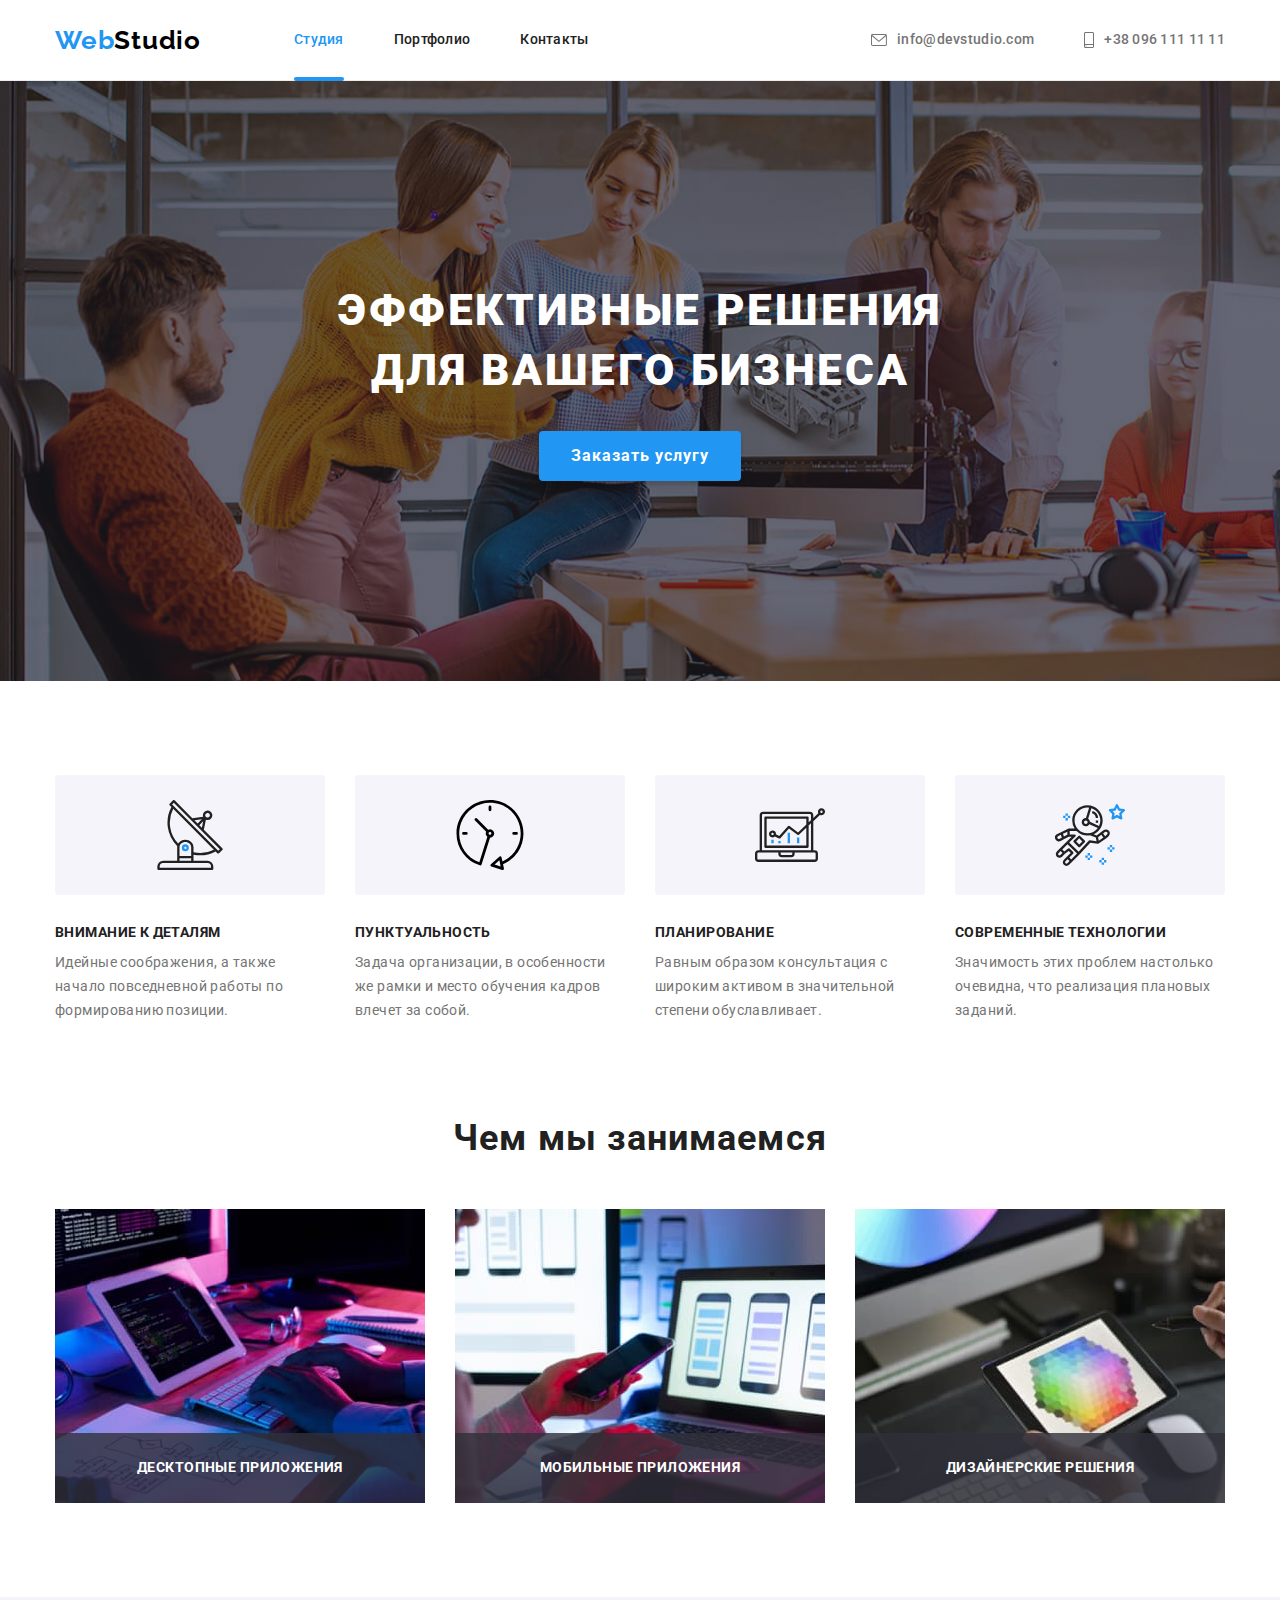
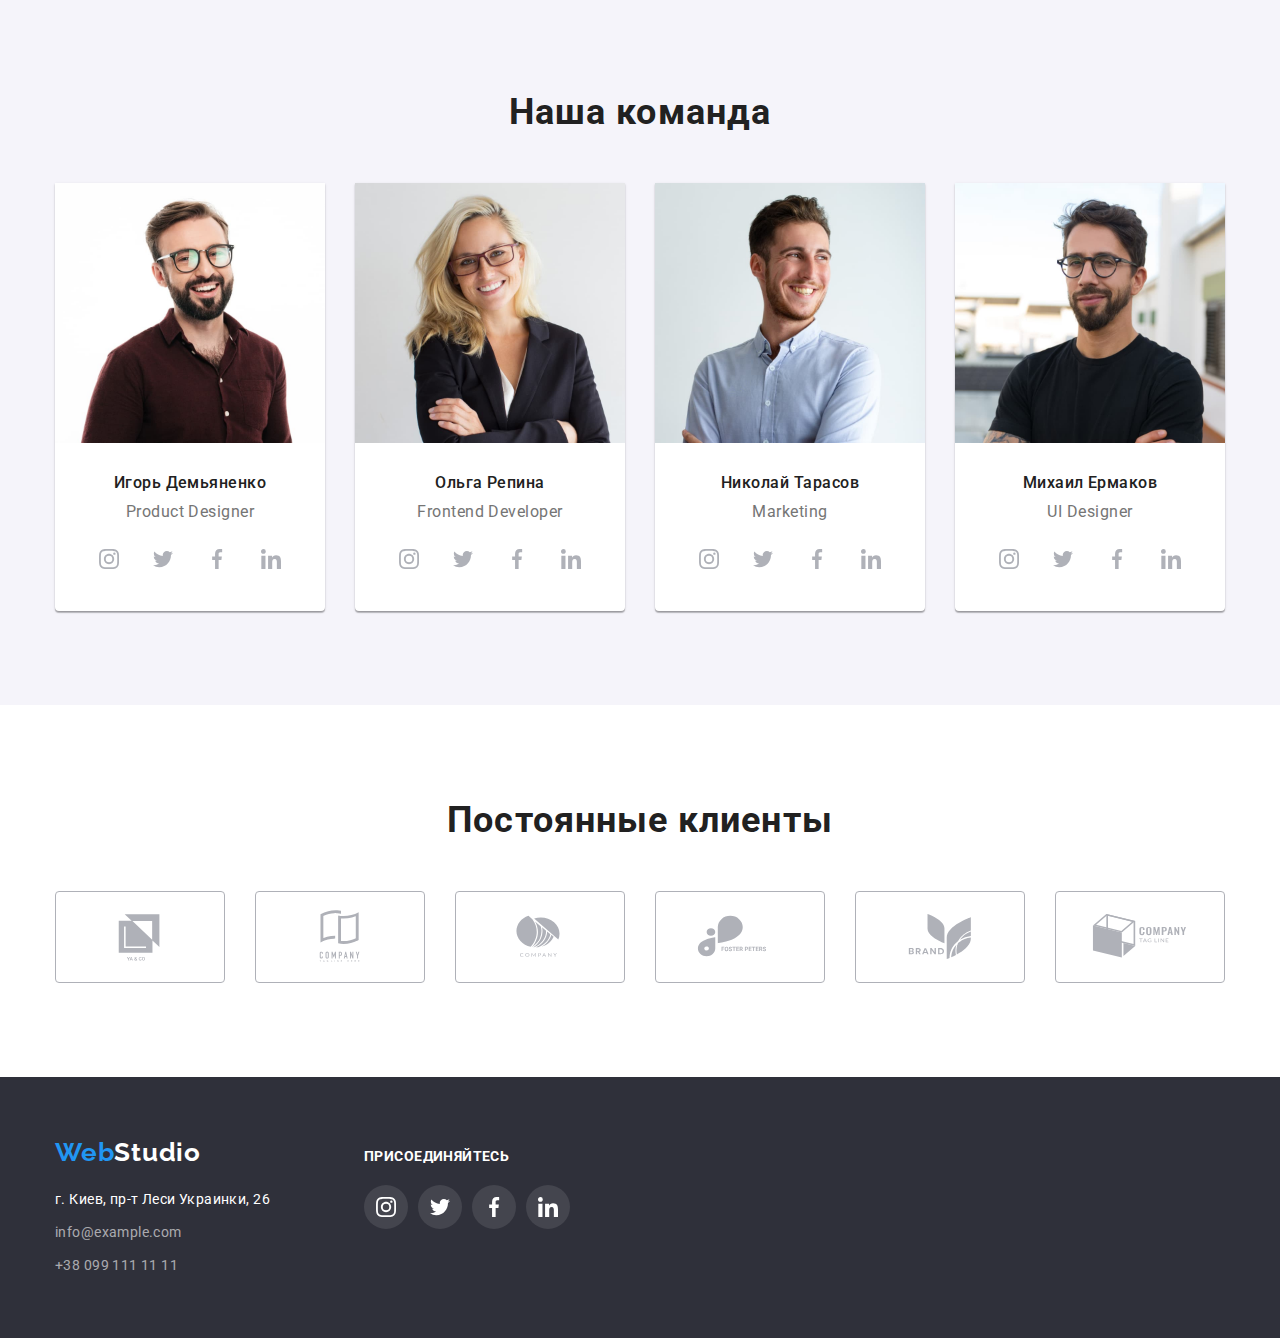
<file: index.html>
<!DOCTYPE html>
<html lang="ru">
  <head>
    <meta charset="UTF-8" />
    <meta http-equiv="X-UA-Compatible" content="IE=edge" />
    <meta name="viewport" content="width=device-width, initial-scale=1.0" />
    <title>Студія</title>
    <link rel="preconnect" href="https://fonts.googleapis.com" />
    <link rel="preconnect" href="https://fonts.gstatic.com" crossorigin />
    <link
      href="https://fonts.googleapis.com/css2?family=Raleway:wght@700&family=Roboto:wght@400;500;700;900&display=swap"
      rel="stylesheet"
    />
    <link
      rel="stylesheet"
      href="https://cdn.jsdelivr.net/npm/modern-normalize@1.1.0/modern-normalize.min.css"
    />
    <link rel="stylesheet" href="./css/reset.css" />
    <link rel="stylesheet" href="./css/styles.css" />
  </head>
  <body>
    <!--HEADER-->
    <header class="page-header">
      <div class="container page-header-container">
        <nav class="page-nav">
          <a class="logo" href="./index.html" lang="en"
            >Web<span class="logo-black">Studio</span></a
          >
          <ul class="menu">
            <li class="menu-item">
              <a class="menu-link current" href="./index.html">Студия</a>
            </li>
            <li class="menu-item">
              <a class="menu-link" href="./portfolio.html">Портфолио</a>
            </li>
            <li class="menu-item">
              <a class="menu-link" href="">Контакты</a>
            </li>
          </ul>
        </nav>
        <ul class="page-nav">
          <li class="header-contact-item">
            <a class="contact-mail" href="mailto:info@devstudio.com">
              info@devstudio.com
              <svg class="header-contact-icon" width="16" height="12">
                <use href="./images/sprite.svg#icon-envelope"></use>
              </svg>
            </a>
          </li>
          <li>
            <a class="contact-phone-number" href="tel:+380961111111"
              >+38 096 111 11 11
              <svg class="header-contact-icon" width="10" height="16">
                <use href="./images/sprite.svg#icon-smartphone"></use>
              </svg>
            </a>
          </li>
        </ul>
      </div>
    </header>
    <main>
      <!--HERO-->
      <section class="page-hero">
        <div class="container">
          <h1 class="main-title">Эффективные решения для вашего бизнеса</h1>
          <button class="modal-btn" type="button" data-modal-open>
            Заказать услугу
          </button>
        </div>
      </section>
      <!--OUR ADVANTAGES-->
      <section class="section page-advantages">
        <div class="container">
          <h2 class="visually-hidden">Наши преимущества</h2>
          <ul class="advantages">
            <li class="menu-advantage">
              <a class="advantages-list-link" href="">
                <svg class="advantages-list-icon" width="70" height="70">
                  <use href="./images/sprite.svg#icon-antenna"></use>
                </svg>
              </a>
              <h3 class="title-advantage">Внимание к деталям</h3>
              <p class="description-advantage">
                Идейные соображения, а также начало повседневной работы по
                формированию позиции.
              </p>
            </li>
            <li class="menu-advantage">
              <a class="advantages-list-link" href="">
                <svg class="advantages-list-icon" width="70" height="70">
                  <use href="./images/sprite.svg#icon-clock"></use>
                </svg>
              </a>
              <h3 class="title-advantage">Пунктуальность</h3>
              <p class="description-advantage">
                Задача организации, в особенности же рамки и место обучения
                кадров влечет за собой.
              </p>
            </li>
            <li class="menu-advantage">
              <a class="advantages-list-link" href="">
                <svg class="advantages-list-icon" width="70" height="70">
                  <use href="./images/sprite.svg#icon-diagram"></use>
                </svg>
              </a>
              <h3 class="title-advantage">Планирование</h3>
              <p class="description-advantage">
                Равным образом консультация с широким активом в значительной
                степени обуславливает.
              </p>
            </li>
            <li class="menu-advantage">
              <a class="advantages-list-link" href="">
                <svg class="advantages-list-icon" width="70" height="70">
                  <use href="./images/sprite.svg#icon-astronaut"></use>
                </svg>
              </a>
              <h3 class="title-advantage">Современные технологии</h3>
              <p class="description-advantage">
                Значимость этих проблем настолько очевидна, что реализация
                плановых заданий.
              </p>
            </li>
          </ul>
        </div>
      </section>
      <!--OUR WORK-->
      <section class="section page-our-work">
        <div class="container">
          <h2 class="section-title">Чем мы занимаемся</h2>
          <ul class="list-our-work">
            <li class="image-work">
              <img
                src="./images/about/img-type.jpg"
                alt="Разрабатываем"
                width="370"
                height="294"
              />
              <div class="overlay-our-work">
                <p class="overlay-description">Десктопные приложения</p>
              </div>
            </li>
            <li class="image-work">
              <img
                src="./images/about/img-phone.jpg"
                alt="Адаптируем"
                width="370"
                height="294"
              />
              <div class="overlay-our-work">
                <p class="overlay-description">Мобильные приложения</p>
              </div>
            </li>
            <li class="image-work">
              <img
                src="./images/about/img-color.jpg"
                alt="Подбираем дизайн"
                width="370"
                height="294"
              />
              <div class="overlay-our-work">
                <p class="overlay-description">Дизайнерские решения</p>
              </div>
            </li>
          </ul>
        </div>
      </section>
      <!--EMPLOYEES-->
      <section class="section page-employees">
        <div class="container">
          <h2 class="section-title">Наша команда</h2>
          <ul class="employees">
            <li class="employees-card">
              <img
                src="./images/employees/igor-demjanenko.jpg"
                alt="Игорь Демьяненко"
                width="270"
                height="260"
              />
              <div class="employees-card-content-wrapper">
                <h3 class="name-employee">Игорь Демьяненко</h3>
                <p class="job-employee" lang="en">Product Designer</p>
                <ul class="social-list">
                  <li class="social-list-item">
                    <a class="social-list-link" href="">
                      <svg class="social-list-icon" width="20" height="20">
                        <use href="./images/sprite.svg#icon-instagram"></use>
                      </svg>
                    </a>
                  </li>
                  <li class="social-list-item">
                    <a href="" class="social-list-link">
                      <svg class="social-list-icon" width="20" height="20">
                        <use href="./images/sprite.svg#icon-twitter"></use>
                      </svg>
                    </a>
                  </li>
                  <li class="social-list-item">
                    <a href="" class="social-list-link">
                      <svg class="social-list-icon" width="20" height="20">
                        <use href="./images/sprite.svg#icon-facebook"></use>
                      </svg>
                    </a>
                  </li>
                  <li class="social-list-item">
                    <a href="" class="social-list-link">
                      <svg class="social-list-icon" width="20" height="20">
                        <use href="./images/sprite.svg#icon-linkedin"></use>
                      </svg>
                    </a>
                  </li>
                </ul>
              </div>
            </li>
            <li class="employees-card">
              <img
                src="./images/employees/olga-repina.jpg"
                alt="Ольга Репина"
                width="270"
                height="260"
              />
              <div class="employees-card-content-wrapper">
                <h3 class="name-employee">Ольга Репина</h3>
                <p class="job-employee" lang="en">Frontend Developer</p>
                <ul class="social-list">
                  <li class="social-list-item">
                    <a class="social-list-link" href="">
                      <svg class="social-list-icon" width="20" height="20">
                        <use href="./images/sprite.svg#icon-instagram"></use>
                      </svg>
                    </a>
                  </li>
                  <li class="social-list-item">
                    <a href="" class="social-list-link">
                      <svg class="social-list-icon" width="20" height="20">
                        <use href="./images/sprite.svg#icon-twitter"></use>
                      </svg>
                    </a>
                  </li>
                  <li class="social-list-item">
                    <a href="" class="social-list-link">
                      <svg class="social-list-icon" width="20" height="20">
                        <use href="./images/sprite.svg#icon-facebook"></use>
                      </svg>
                    </a>
                  </li>
                  <li class="social-list-item">
                    <a href="" class="social-list-link">
                      <svg class="social-list-icon" width="20" height="20">
                        <use href="./images/sprite.svg#icon-linkedin"></use>
                      </svg>
                    </a>
                  </li>
                </ul>
              </div>
            </li>
            <li class="employees-card">
              <img
                src="./images/employees/nikolaj-tarasov.jpg"
                alt="Николай Тарасов"
                width="270"
                height="260"
              />
              <div class="employees-card-content-wrapper">
                <h3 class="name-employee">Николай Тарасов</h3>
                <p class="job-employee" lang="en">Marketing</p>
                <ul class="social-list">
                  <li class="social-list-item">
                    <a class="social-list-link" href="">
                      <svg class="social-list-icon" width="20" height="20">
                        <use href="./images/sprite.svg#icon-instagram"></use>
                      </svg>
                    </a>
                  </li>
                  <li class="social-list-item">
                    <a href="" class="social-list-link">
                      <svg class="social-list-icon" width="20" height="20">
                        <use href="./images/sprite.svg#icon-twitter"></use>
                      </svg>
                    </a>
                  </li>
                  <li class="social-list-item">
                    <a href="" class="social-list-link">
                      <svg class="social-list-icon" width="20" height="20">
                        <use href="./images/sprite.svg#icon-facebook"></use>
                      </svg>
                    </a>
                  </li>
                  <li class="social-list-item">
                    <a href="" class="social-list-link">
                      <svg class="social-list-icon" width="20" height="20">
                        <use href="./images/sprite.svg#icon-linkedin"></use>
                      </svg>
                    </a>
                  </li>
                </ul>
              </div>
            </li>
            <li class="employees-card">
              <img
                src="./images/employees/mihail-jermakov.jpg"
                alt="Михаил Ермаков"
                width="270"
                height="260"
              />
              <div class="employees-card-content-wrapper">
                <h3 class="name-employee">Михаил Ермаков</h3>
                <p class="job-employee" lang="en">UI Designer</p>
                <ul class="social-list">
                  <li class="social-list-item">
                    <a class="social-list-link" href="">
                      <svg class="social-list-icon" width="20" height="20">
                        <use href="./images/sprite.svg#icon-instagram"></use>
                      </svg>
                    </a>
                  </li>
                  <li class="social-list-item">
                    <a class="social-list-link" href="">
                      <svg class="social-list-icon" width="20" height="20">
                        <use href="./images/sprite.svg#icon-twitter"></use>
                      </svg>
                    </a>
                  </li>
                  <li class="social-list-item">
                    <a class="social-list-link" href="">
                      <svg class="social-list-icon" width="20" height="20">
                        <use href="./images/sprite.svg#icon-facebook"></use>
                      </svg>
                    </a>
                  </li>
                  <li class="social-list-item">
                    <a class="social-list-link" href="">
                      <svg class="social-list-icon" width="20" height="20">
                        <use href="./images/sprite.svg#icon-linkedin"></use>
                      </svg>
                    </a>
                  </li>
                </ul>
              </div>
            </li>
          </ul>
        </div>
      </section>
    </main>
    <!--CLIENTS-->
    <section class="section page-clients">
      <div class="container">
        <h2 class="section-title">Постоянные клиенты</h2>
        <ul class="list-clients">
          <li class="image-client">
            <a class="clients-list-link" href="">
              <svg class="client-icon" width="106" height="60">
                <use href="./images/sprite.svg#icon-client1"></use>
              </svg>
            </a>
          </li>
          <li class="image-client">
            <a class="clients-list-link" href="">
              <svg class="client-icon" width="106" height="60">
                <use href="./images/sprite.svg#icon-client2"></use>
              </svg>
            </a>
          </li>
          <li class="image-client">
            <a class="clients-list-link" href="">
              <svg class="client-icon" width="106" height="60">
                <use href="./images/sprite.svg#icon-client3"></use>
              </svg>
            </a>
          </li>
          <li class="image-client">
            <a class="clients-list-link" href="">
              <svg class="client-icon" width="106" height="60">
                <use href="./images/sprite.svg#icon-client4"></use>
              </svg>
            </a>
          </li>
          <li class="image-client">
            <a class="clients-list-link" href="">
              <svg class="client-icon" width="106" height="60">
                <use href="./images/sprite.svg#icon-client5"></use>
              </svg>
            </a>
          </li>
          <li class="image-client">
            <a class="clients-list-link" href="">
              <svg class="client-icon" width="106" height="60">
                <use href="./images/sprite.svg#icon-client6"></use>
              </svg>
            </a>
          </li>
        </ul>
      </div>
    </section>
    <!--FOOTER-->
    <footer class="page-footer">
      <div class="container footer-wrap">
        <div class="address-footer-wrap">
          <a class="logo logo-footer" href="./index.html" lang="en"
            >Web<span class="logo-white">Studio</span></a
          >
          <address>
            <ul>
              <li>
                <a
                  class="location"
                  href="https://goo.gl/maps/9ai4D9XdD89xbRodA"
                  target="_blank"
                  rel="noopener noreferrer"
                  >г. Киев, пр-т Леси Украинки, 26</a
                >
              </li>
              <li>
                <a class="contact-mail-footer" href="mailto:info@example.com"
                  >info@example.com</a
                >
              </li>
              <li>
                <a class="contact-phone-number-footer" href="tel:+380991111111"
                  >+38 099 111 11 11</a
                >
              </li>
            </ul>
          </address>
        </div>
        <div>
          <p class="social-footer-wrap">присоединяйтесь</p>
          <ul class="social-list-footer">
            <li class="social-list-item-footer">
              <a class="social-list-link-footer" href="">
                <svg class="social-list-icon-footer" width="20" height="20">
                  <use href="./images/sprite.svg#icon-instagram"></use>
                </svg>
              </a>
            </li>
            <li class="social-list-item-footer">
              <a class="social-list-link-footer" href="">
                <svg class="social-list-icon-footer" width="20" height="20">
                  <use href="./images/sprite.svg#icon-twitter"></use>
                </svg>
              </a>
            </li>
            <li class="social-list-item-footer">
              <a class="social-list-link-footer" href="">
                <svg class="social-list-icon-footer" width="20" height="20">
                  <use href="./images/sprite.svg#icon-facebook"></use>
                </svg>
              </a>
            </li>
            <li class="social-list-item-footer">
              <a class="social-list-link-footer" href="">
                <svg class="social-list-icon-footer" width="20" height="20">
                  <use href="./images/sprite.svg#icon-linkedin"></use>
                </svg>
              </a>
            </li>
          </ul>
        </div>
      </div>
    </footer>
    <!--MODAL WINDOW-->
    <div class="backdrop is-hidden" data-modal>
      <div class="modal">
        <button type="button" class="modal-close-btn" data-modal-close>
          <svg class="modal-close-btn-icon" width="18" height="18">
            <use href="./images/sprite.svg#icon-close-modal"></use>
          </svg>
        </button>
      </div>
    </div>
    <script src="./js/modal.js"></script>
  </body>
</html>
</file>
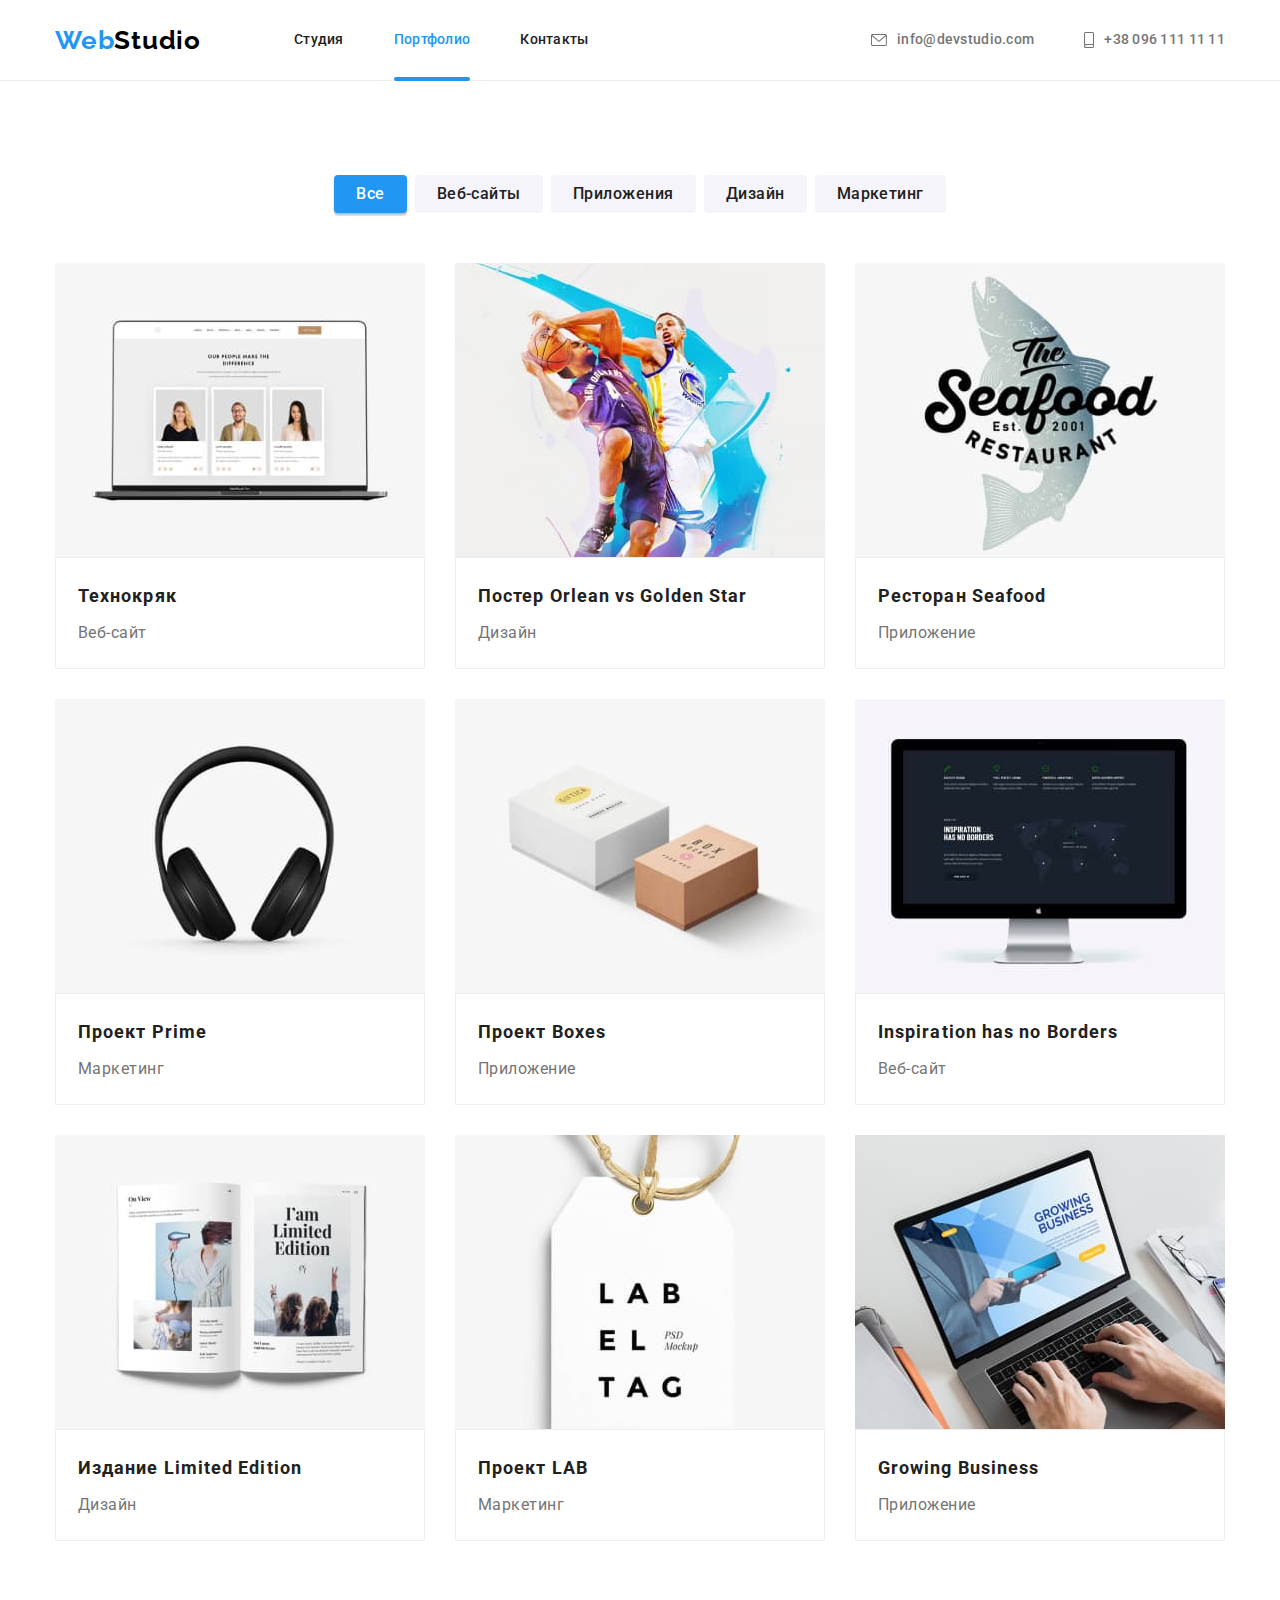
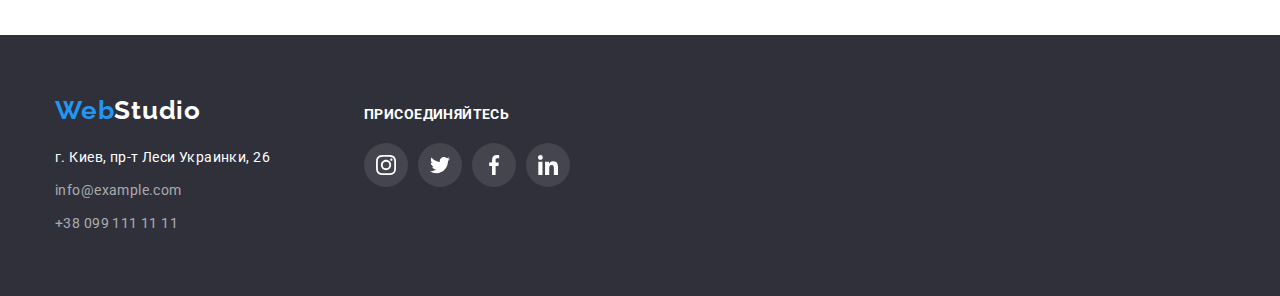
<file: portfolio.html>
<!DOCTYPE html>
<html lang="ru">
  <head>
    <meta charset="UTF-8" />
    <meta http-equiv="X-UA-Compatible" content="IE=edge" />
    <meta name="viewport" content="width=device-width, initial-scale=1.0" />
    <title>Портфолио</title>
    <link rel="preconnect" href="https://fonts.googleapis.com" />
    <link rel="preconnect" href="https://fonts.gstatic.com" crossorigin />
    <link
      href="https://fonts.googleapis.com/css2?family=Raleway:wght@700&family=Roboto:wght@400;500;700;900&display=swap"
      rel="stylesheet"
    />
    <link
      rel="stylesheet"
      href="https://cdn.jsdelivr.net/npm/modern-normalize@1.1.0/modern-normalize.min.css"
    />
    <link rel="stylesheet" href="./css/reset.css" />
    <link rel="stylesheet" href="./css/styles.css" />
  </head>
  <body>
    <!--HEADER-->
    <header class="page-header">
      <div class="container page-header-container">
        <nav class="page-nav">
          <a class="logo" href="./index.html" lang="en"
            >Web<span class="logo-black">Studio</span></a
          >
          <ul class="menu">
            <li class="menu-item">
              <a class="menu-link" href="./index.html">Студия</a>
            </li>
            <li class="menu-item current">
              <a class="menu-link current" href="./portfolio.html">Портфолио</a>
            </li>
            <li class="menu-item">
              <a class="menu-link" href="">Контакты</a>
            </li>
          </ul>
        </nav>
        <ul class="page-nav">
          <li class="header-contact-item">
            <a class="contact-mail" href="mailto:info@devstudio.com">
              info@devstudio.com
              <svg class="header-contact-icon" width="16" height="12">
                <use href="./images/sprite.svg#icon-envelope"></use>
              </svg>
            </a>
          </li>
          <li>
            <a class="contact-phone-number" href="tel:+380961111111"
              >+38 096 111 11 11
              <svg class="header-contact-icon" width="10" height="16">
                <use href="./images/sprite.svg#icon-smartphone"></use>
              </svg>
            </a>
          </li>
        </ul>
      </div>
    </header>
    <main>
      <!--HERO-->
      <section class="section">
        <div class="container">
          <h1 class="visually-hidden">Страница Портфолио</h1>
          <ul class="menu-button">
            <li class="btn-hover-focus">
              <button class="modal-btn-portfolio button-current" type="button">
                Все
              </button>
            </li>
            <li class="btn-hover-focus">
              <button class="modal-btn-portfolio" type="button">
                Веб-сайты
              </button>
            </li>
            <li class="btn-hover-focus">
              <button class="modal-btn-portfolio" type="button">
                Приложения
              </button>
            </li>
            <li class="btn-hover-focus">
              <button class="modal-btn-portfolio" type="button">Дизайн</button>
            </li>
            <li class="btn-hover-focus">
              <button class="modal-btn-portfolio" type="button">
                Маркетинг
              </button>
            </li>
          </ul>
          <!--PROJECTS-->
          <ul class="projects-photo">
            <li class="menu-projects menu-projects-hover">
              <a class="menu-projects-description" href="">
                <div class="overlay-portfolio">
                  <img
                    src="./images/portfolio-projects/tehnokryak.jpg"
                    alt="Веб-сайт"
                    width="370"
                    height="294"
                  />
                  <p class="overlay-portfolio-content">
                    Ресурс предлагает комплексные предложения с разным уровнем
                    функционала и сервисов. Все это позволит посетителю получить
                    исчерпывающие сведения о компании или частном лице.
                  </p>
                </div>
                <div class="project-card-content-wrapper">
                  <h2 class="img-project">Технокряк</h2>
                  <p class="description-project">Веб-сайт</p>
                </div>
              </a>
            </li>
            <li class="menu-projects menu-projects-hover">
              <a class="menu-projects-description" href="">
                <div class="overlay-portfolio">
                  <img
                    src="./images/portfolio-projects/poster-basket.jpg"
                    alt="Постер баскетболл"
                    width="370"
                    height="294"
                  />
                  <p class="overlay-portfolio-content">
                    Ресурс предлагает комплексные предложения с разным уровнем
                    функционала и сервисов. Все это позволит посетителю получить
                    исчерпывающие сведения о компании или частном лице.
                  </p>
                </div>
                <div class="project-card-content-wrapper">
                  <h2 class="img-project">
                    Постер<span lang="en"> Orlean vs Golden Star</span>
                  </h2>
                  <p class="description-project">Дизайн</p>
                </div>
              </a>
            </li>
            <li class="menu-projects menu-projects-hover">
              <a class="menu-projects-description" href="">
                <div class="overlay-portfolio">
                  <img
                    src="./images/portfolio-projects/restorant-seafood.jpg"
                    alt="Ресторан"
                    width="370"
                    height="294"
                  />
                  <p class="overlay-portfolio-content">
                    Ресурс предлагает комплексные предложения с разным уровнем
                    функционала и сервисов. Все это позволит посетителю получить
                    исчерпывающие сведения о компании или частном лице.
                  </p>
                </div>
                <div class="project-card-content-wrapper">
                  <h2 class="img-project">
                    Ресторан<span lang="en"> Seafood</span>
                  </h2>
                  <p class="description-project">Приложение</p>
                </div>
              </a>
            </li>
            <li class="menu-projects menu-projects-hover">
              <a class="menu-projects-description" href="">
                <div class="overlay-portfolio">
                  <img
                    src="./images/portfolio-projects/project-prime.jpg"
                    alt="Проект Prime"
                    width="370"
                    height="294"
                  />
                  <p class="overlay-portfolio-content">
                    Ресурс предлагает комплексные предложения с разным уровнем
                    функционала и сервисов. Все это позволит посетителю получить
                    исчерпывающие сведения о компании или частном лице.
                  </p>
                </div>
                <div class="project-card-content-wrapper">
                  <h2 class="img-project">
                    Проект<span lang="en"> Prime</span>
                  </h2>
                  <p class="description-project">Маркетинг</p>
                </div>
              </a>
            </li>
            <li class="menu-projects menu-projects-hover">
              <a class="menu-projects-description" href="">
                <div class="overlay-portfolio">
                  <img
                    src="./images/portfolio-projects/project-boxes.jpg"
                    alt="Проект Boxes"
                    width="370"
                    height="294"
                  />
                  <p class="overlay-portfolio-content">
                    Ресурс предлагает комплексные предложения с разным уровнем
                    функционала и сервисов. Все это позволит посетителю получить
                    исчерпывающие сведения о компании или частном лице.
                  </p>
                </div>
                <div class="project-card-content-wrapper">
                  <h2 class="img-project">
                    Проект<span lang="en"> Boxes</span>
                  </h2>
                  <p class="description-project">Приложение</p>
                </div>
              </a>
            </li>
            <li class="menu-projects menu-projects-hover">
              <a class="menu-projects-description" href="">
                <div class="overlay-portfolio">
                  <img
                    src="./images/portfolio-projects/inspiration.jpg"
                    alt="Веб-сайт"
                    width="370"
                    height="294"
                  />
                  <p class="overlay-portfolio-content">
                    Ресурс предлагает комплексные предложения с разным уровнем
                    функционала и сервисов. Все это позволит посетителю получить
                    исчерпывающие сведения о компании или частном лице.
                  </p>
                </div>
                <div class="project-card-content-wrapper">
                  <h2 class="img-project">
                    <span lang="en">Inspiration has no Borders</span>
                  </h2>
                  <p class="description-project">Веб-сайт</p>
                </div>
              </a>
            </li>
            <li class="menu-projects menu-projects-hover">
              <a class="menu-projects-description" href="">
                <div class="overlay-portfolio">
                  <img
                    src="./images/portfolio-projects/limited-edition.jpg"
                    alt="Издание LE"
                    width="370"
                    height="294"
                  />
                  <p class="overlay-portfolio-content">
                    Ресурс предлагает комплексные предложения с разным уровнем
                    функционала и сервисов. Все это позволит посетителю получить
                    исчерпывающие сведения о компании или частном лице.
                  </p>
                </div>
                <div class="project-card-content-wrapper">
                  <h2 class="img-project">
                    Издание <span lang="en">Limited Edition</span>
                  </h2>
                  <p class="description-project">Дизайн</p>
                </div>
              </a>
            </li>
            <li class="menu-projects menu-projects-hover">
              <a class="menu-projects-description" href="">
                <div class="overlay-portfolio">
                  <img
                    src="./images/portfolio-projects/project-lab.jpg"
                    alt="Проект LAB"
                    width="370"
                    height="294"
                  />
                  <p class="overlay-portfolio-content">
                    Ресурс предлагает комплексные предложения с разным уровнем
                    функционала и сервисов. Все это позволит посетителю получить
                    исчерпывающие сведения о компании или частном лице.
                  </p>
                </div>
                <div class="project-card-content-wrapper">
                  <h2 class="img-project">Проект<span lang="en"> LAB</span></h2>
                  <p class="description-project">Маркетинг</p>
                </div>
              </a>
            </li>
            <li class="menu-projects menu-projects-hover">
              <a class="menu-projects-description" href="">
                <div class="overlay-portfolio">
                  <img
                    src="./images/portfolio-projects/growing-business.jpg"
                    alt="Приложение"
                    width="370"
                    height="294"
                  />
                  <p class="overlay-portfolio-content">
                    Ресурс предлагает комплексные предложения с разным уровнем
                    функционала и сервисов. Все это позволит посетителю получить
                    исчерпывающие сведения о компании или частном лице.
                  </p>
                </div>
                <div class="project-card-content-wrapper">
                  <h2 class="img-project">
                    <span lang="en">Growing Business</span>
                  </h2>
                  <p class="description-project">Приложение</p>
                </div>
              </a>
            </li>
          </ul>
        </div>
      </section>
    </main>
    <!--FOOTER-->
    <footer class="page-footer">
      <div class="container footer-wrap">
        <div class="address-footer-wrap">
          <a class="logo logo-footer" href="./index.html" lang="en"
            >Web<span class="logo-white">Studio</span></a
          >
          <address>
            <ul>
              <li>
                <a
                  class="location"
                  href="https://goo.gl/maps/9ai4D9XdD89xbRodA"
                  target="_blank"
                  rel="noopener noreferrer"
                  >г. Киев, пр-т Леси Украинки, 26</a
                >
              </li>
              <li>
                <a class="contact-mail-footer" href="mailto:info@example.com"
                  >info@example.com</a
                >
              </li>
              <li>
                <a class="contact-phone-number-footer" href="tel:+380991111111"
                  >+38 099 111 11 11</a
                >
              </li>
            </ul>
          </address>
        </div>
        <div>
          <p class="social-footer-wrap">присоединяйтесь</p>
          <ul class="social-list-footer">
            <li class="social-list-item-footer">
              <a class="social-list-link-footer" href="">
                <svg class="social-list-icon-footer" width="20" height="20">
                  <use href="./images/sprite.svg#icon-instagram"></use>
                </svg>
              </a>
            </li>
            <li class="social-list-item-footer">
              <a class="social-list-link-footer" href="">
                <svg class="social-list-icon-footer" width="20" height="20">
                  <use href="./images/sprite.svg#icon-twitter"></use>
                </svg>
              </a>
            </li>
            <li class="social-list-item-footer">
              <a class="social-list-link-footer" href="">
                <svg class="social-list-icon-footer" width="20" height="20">
                  <use href="./images/sprite.svg#icon-facebook"></use>
                </svg>
              </a>
            </li>
            <li class="social-list-item-footer">
              <a class="social-list-link-footer" href="">
                <svg class="social-list-icon-footer" width="20" height="20">
                  <use href="./images/sprite.svg#icon-linkedin"></use>
                </svg>
              </a>
            </li>
          </ul>
        </div>
      </div>
    </footer>
  </body>
</html>
</file>
<file: css/styles.css>
:root {
  --primary-font: 'Roboto', sans-serif;
  --secondary-font: 'Raleway', sans-serif;
  --primary-text-color-theme-light: #212121;
  --secondary-text-color-theme-light: #757575;
  --primary-text-color-theme-dark: #ffffff;
  --secondary-text-color-theme-dark: #ffffff99;
  --accent-color: #2196f3;
  --modal-btn-color-main: #188ce8;
  --modal-btn-color-portfolio: #f5f4fa;
  --icon-color: #afb1b8;
  --transition-dur-and-func: 250ms cubic-bezier(0.4, 0, 0.2, 1);
}
body {
  font-family: var(--primary-font);
  font-size: 14px;
  color: var(--secondary-text-color-theme-light);
}
h1,
h2,
h3,
h4,
p {
  margin-top: 0;
  margin-bottom: 0;
}
ul,
ol {
  margin-top: 0;
  margin-bottom: 0;
  padding-left: 0;
}
img {
  display: block;
}
address {
  font-style: normal;
}
button {
  cursor: pointer;
}
/*==================COMPONENTS==================*/
.container {
  width: 1200px;
  padding: 0 15px;
  margin: 0 auto;
}
.section-title {
  font-weight: 700;
  font-size: 36px;
  line-height: 1.17;
  text-align: center;
  letter-spacing: 0.03em;
  color: var(--primary-text-color-theme-light);
  margin-bottom: 50px;
}
.section {
  padding-top: 94px;
  padding-bottom: 94px;
}
.page-advantages {
  padding-bottom: 0;
}
/*=================/COMPONENTS==================*/

/*==================HEADER==================*/
.page-header {
  background-color: var(--primary-text-color-theme-dark);
  border-bottom: 1px solid #ececec;
}
.page-header-container {
  display: flex;
  align-items: center;
  justify-content: space-between;
}
.page-nav {
  display: flex;
  align-items: center;
}
.logo {
  font-family: var(--secondary-font);
  font-weight: 700;
  font-size: 26px;
  line-height: 1.19;
  letter-spacing: 0.03em;
  color: var(--accent-color);
  margin-right: 93px;
}
.menu {
  display: flex;
  align-items: center;
}
.menu-item:not(:last-child) {
  margin-right: 50px;
}
.logo-black {
  color: #000000;
}
.menu-link {
  font-weight: 500;
  line-height: 1.14;
  letter-spacing: 0.02em;
  color: var(--primary-text-color-theme-light);
  padding: 32px 0;
  display: block;
  position: relative;
  transition: color var(--transition-dur-and-func);
}
.menu-link:hover,
.menu-link:focus {
  color: var(--accent-color);
}
.current {
  color: var(--accent-color);
}
.menu-link.current::after {
  display: block;
  content: '';
  width: 100%;
  height: 4px;
  border-radius: 2px;
  background-color: var(--accent-color);
  position: absolute;
  left: 0;
  bottom: 0;
  margin-bottom: -1px;
  transition: background-color var(--transition-dur-and-func);
}
.contact-phone-number,
.contact-mail {
  font-weight: 500;
  line-height: 1.14;
  letter-spacing: 0.02em;
  color: var(--secondary-text-color-theme-light);
  padding: 32px 0;
  display: flex;
  justify-content: center;
  transition: color var(--transition-dur-and-func);
}
.contact-mail:hover,
.contact-mail:focus,
.contact-phone-number:hover,
.contact-phone-number:focus {
  color: var(--accent-color);
}
.contact-mail {
  margin-right: 50px;
}
.header-contact-item {
  display: flex;
  justify-content: center;
  align-items: center;
}
.header-contact-icon {
  align-self: center;
  fill: currentColor;
  margin-right: 10px;
  order: -1;
}
/*=================/HEADER==================*/

/*==================HERO==================*/
.page-hero {
  background-color: #c4c4c4;
  background-image: linear-gradient(
      rgba(47, 48, 58, 0.4),
      rgba(47, 48, 58, 0.4)
    ),
    url('../images/hero/bg.jpg');
  background-size: cover;
  margin: 0 auto;
  padding: 200px 0;
}
.main-title {
  font-weight: 900;
  font-size: 44px;
  line-height: 1.36;
  text-align: center;
  letter-spacing: 0.06em;
  text-transform: uppercase;
  color: var(--primary-text-color-theme-dark);
  max-width: 650px;
  margin: 0 auto;
  margin-bottom: 30px;
}
.modal-btn {
  min-width: 200px;
  font-family: inherit;
  font-weight: 700;
  font-size: 16px;
  line-height: 1.88;
  display: flex;
  align-items: center;
  text-align: center;
  letter-spacing: 0.06em;
  color: var(--primary-text-color-theme-dark);
  background-color: var(--accent-color);
  box-shadow: 0px 4px 4px rgba(0, 0, 0, 0.15);
  border-radius: 4px;
  padding: 10px 32px;
  display: block;
  margin: 0 auto;
  border: none;
}
.modal-btn:hover,
.modal-btn:focus {
  background-color: var(--modal-btn-color-main);
  color: var(--primary-text-color-theme-dark);
}
.modal-btn-portfolio {
  font-family: inherit;
  font-weight: 500;
  font-size: 16px;
  line-height: 1.63;
  text-align: center;
  letter-spacing: 0.03em;
  color: var(--primary-text-color-theme-light);
  background: var(--modal-btn-color-portfolio);
  border-radius: 4px;
  display: block;
  padding: 6px 22px;
  margin: 0 auto;
  border: none;
  transition: background-color var(--transition-dur-and-func),
    color var(--transition-dur-and-func);
}
.modal-btn-portfolio:hover,
.modal-btn-portfolio:focus,
.button-current {
  background-color: var(--accent-color);
  color: var(--primary-text-color-theme-dark);
}
.menu-button {
  display: flex;
  justify-content: center;
  flex-wrap: wrap;
  gap: 8px;
}
.modal-btn-portfolio {
  flex-basis: calc((100% - 32px) / 5);
}
.button-current {
  box-shadow: 0px 3px 1px rgba(0, 0, 0, 0.1), 0px 1px 2px rgba(0, 0, 0, 0.08),
    0px 2px 2px rgba(0, 0, 0, 0.12);
}
.btn-hover-focus:hover,
.btn-hover-focus:focus {
  box-shadow: 0px 2px 2px 0px #0000001f;
  box-shadow: 0px 1px 2px 0px #00000014;
  box-shadow: 0px 3px 1px 0px #0000001a;
}
/*=================/HERO==================*/

/*==================OUR ADVANTAGES==================*/

.advantages {
  display: flex;
  flex-wrap: wrap;
  gap: 30px;
}
.visually-hidden {
  position: absolute;
  width: 1px;
  height: 1px;
  padding: 0;
  margin: -1px;
  overflow: hidden;
  clip: rect(0, 0, 0, 0);
  white-space: nowrap;
  border: 0;
}
.title-advantage {
  font-weight: 700;
  font-size: 14px;
  line-height: 1.14;
  letter-spacing: 0.03em;
  text-transform: uppercase;
  color: var(--primary-text-color-theme-light);
  margin-bottom: 10px;
}
.description-advantage {
  font-weight: 400;
  line-height: 1.71;
  letter-spacing: 0.03em;
}
.menu-advantage {
  flex-basis: calc((100% - 90px) / 4);
  display: flex;
  flex-direction: column;
}
.advantages-list-link {
  display: flex;
  justify-content: center;
  align-items: center;
  width: 270px;
  height: 120px;
  border-radius: 4px;
  background-color: #f5f4fa;
  margin-bottom: 30px;
}
.advantages-list-icon {
  justify-content: center;
  align-items: center;
}
/*================/OUR ADVANTAGES==================*/

/*==================OUR WORK==================*/
.list-our-work {
  display: flex;
  flex-wrap: wrap;
  gap: 30px;
}
.image-work {
  flex-basis: calc((100% - 60px) / 3);
  position: relative;
}
.overlay-our-work {
  display: flex;
  position: absolute;
  bottom: 0;
  left: 0;
  width: 100%;
  height: 70px;
  padding-top: 27px;
  padding-bottom: 27px;
  align-items: center;
  justify-content: center;
  background-color: rgba(47, 48, 58, 0.8);
}
.overlay-description {
  font-weight: 700;
  font-size: 14px;
  line-height: 1.14;
  letter-spacing: 0.03em;
  text-transform: uppercase;
  color: var(--primary-text-color-theme-dark);
}
/*=================/OUR WORK==================*/
/*==================EMPLOYEES==================*/
.page-employees {
  background-color: var(--modal-btn-color-portfolio);
}
.name-employee {
  font-weight: 500;
  font-size: 16px;
  line-height: 1.19;
  text-align: center;
  letter-spacing: 0.03em;
  color: var(--primary-text-color-theme-light);
}
.job-employee {
  font-weight: 400;
  font-size: 16px;
  line-height: 1.19;
  text-align: center;
  letter-spacing: 0.03em;
  margin-top: 10px;
  margin-bottom: 16px;
}
.employees {
  display: flex;
  flex-wrap: wrap;
  gap: 30px;
}
.employees-card {
  flex-basis: calc((100% - 90px) / 4);
  border-radius: 0px 0px 4px 4px;
  background-color: var(--primary-text-color-theme-dark);
  box-shadow: 0px 1px 3px rgba(0, 0, 0, 0.12), 0px 1px 1px rgba(0, 0, 0, 0.14),
    0px 2px 1px rgba(0, 0, 0, 0.2);
}
.employees-card-content-wrapper {
  padding: 30px;
}
.social-list {
  display: flex;
  justify-content: center;
  gap: 10px;
}
/* .social-list-item {
} */
.social-list-link {
  display: flex;
  justify-content: center;
  align-items: center;
  width: 44px;
  height: 44px;
  border-radius: 50%;
  background-color: var(--primary-text-color-theme-dark);
  transition: background-color var(--transition-dur-and-func),
    fill var(--transition-dur-and-func);
}
.social-list-icon {
  fill: var(--icon-color);
}
.social-list-link:hover,
.social-list-link:focus {
  background-color: var(--accent-color);
}
.social-list-link:hover .social-list-icon,
.social-list-link:focus .social-list-icon {
  fill: #ffffff;
}
/*=================/EMPLOYEES==================*/

/*==================CLIENTS==================*/
/* .page-clients {
} */
.list-clients {
  display: flex;
  flex-wrap: wrap;
  gap: 30px;
}
.image-client {
  flex-basis: calc((100% - 150px) / 6);
}
.clients-list-link {
  display: flex;
  justify-content: center;
  align-items: center;
  width: 170px;
  height: 92px;
  border: 1px solid var(--icon-color);
  border-radius: 4px;
  color: var(--icon-color);
  transition: fill var(--transition-dur-and-func);
}
.clients-list-link:hover,
.clients-list-link:focus {
  color: var(--accent-color);
  border: 1px solid var(--accent-color);
  border-color: var(--accent-color);
}
.client-icon {
  fill: currentColor;
}
/*=================/CLIENTS==================*/

/*==================FOOTER==================*/
.page-footer {
  background: #2f303a;
  padding-top: 60px;
  padding-bottom: 60px;
}
.logo-white {
  color: var(--primary-text-color-theme-dark);
}
.logo-footer {
  display: block;
  margin-bottom: 20px;
}
.location,
.contact-mail-footer,
.contact-phone-number-footer {
  font-weight: 400;
  font-size: 14px;
  line-height: 1.71;
  letter-spacing: 0.03em;
  color: var(--primary-text-color-theme-dark);
}
.contact-mail-footer,
.contact-phone-number-footer {
  color: rgba(255, 255, 255, 0.6);
}
.location,
.contact-mail-footer {
  display: block;
  margin-bottom: 9px;
}
.social-footer-wrap {
  font-family: var(--primary-font);
  font-weight: 700;
  font-size: 14px;
  line-height: 1.14;
  letter-spacing: 0.03em;
  margin-bottom: 20px;
  text-transform: uppercase;
  color: var(--primary-text-color-theme-dark);
}
.footer-wrap {
  display: flex;
  align-items: baseline;
}
.address-footer-wrap {
  margin-right: 70px;
}
.social-list-footer {
  display: flex;
  justify-content: center;
  gap: 10px;
}
.social-list-link-footer {
  display: flex;
  justify-content: center;
  align-items: center;
  width: 44px;
  height: 44px;
  border-radius: 50%;
  background-color: rgba(255, 255, 255, 0.1);
  transition: background-color var(--transition-dur-and-func),
    fill var(--transition-dur-and-func);
}
.social-list-icon-footer {
  fill: #ffffff;
}
.social-list-link-footer:hover,
.social-list-link-footer:focus {
  background-color: var(--accent-color);
}
.social-list-link-footer:hover .social-list-icon-footer,
.social-list-link-footer:focus .social-list-icon-footer {
  fill: #ffffff;
}
/*=================/FOOTER==================*/

/*==================PROJECTS==================*/
.projects-photo {
  display: flex;
  justify-content: center;
  flex-wrap: wrap;
  gap: 30px;
  padding-top: 50px;
}
.menu-projects {
  flex-basis: calc((100% - 60px) / 3);
}
.menu-projects-hover:hover {
  box-shadow: 0px 4px 4px 0px #00000040;
}
.menu-projects-description {
  display: block;
  text-decoration: none;
}
.project-card-content-wrapper {
  padding: 20px 22px;
  border: 1px solid #eeeeee;
  background: #ffffff;
}
.img-project {
  font-weight: 700;
  font-size: 18px;
  line-height: 2;
  letter-spacing: 0.06em;
  color: var(--primary-text-color-theme-light);
  min-width: 322px;
}
.description-project {
  font-family: var(--primary-font);
  font-weight: 400;
  font-size: 16px;
  line-height: 1.88;
  letter-spacing: 0.03em;
  margin-top: 4px;
  color: var(--secondary-text-color-theme-light);
}
.overlay-portfolio {
  position: relative;
  overflow: hidden;
}
.overlay-portfolio-content {
  font-size: 18px;
  font-weight: 400;
  line-height: 1.56;
  letter-spacing: 0.03em;
  color: var(--primary-text-color-theme-dark);
  position: absolute;
  top: 0;
  left: 0;
  width: 100%;
  height: 100%;
  padding: 63px 24px;
  background-color: rgba(33, 150, 243, 0.9);
  overflow-y: scroll;
  transform: translateY(100%);
  transition: transform var(--transition-dur-and-func);
}
.menu-projects-description:hover .overlay-portfolio-content,
.menu-projects-description:focus .overlay-portfolio-content {
  transform: translate(0, 0);
}
/*=================/PROJECTS==================*/

/*==================MODAL WINDOWS==================*/
.backdrop {
  position: fixed;
  top: 0;
  left: 0;
  width: 100%;
  height: 100%;
  background-color: rgba(0, 0, 0, 0.2);
  transition: opacity var(--transition-dur-and-func),
    visibility var(--transition-dur-and-func);
}
.modal {
  min-width: 528px;
  min-height: 581px;
  background-color: rgba(255, 255, 255, 1);
  position: absolute;
  top: 50%;
  left: 50%;
  transform: translate(-50%, -50%);
  border-radius: 4px;
  box-shadow: 0px 2px 1px 0px rgba(0, 0, 0, 0.2);
  box-shadow: 0px 1px 1px 0px rgba(0, 0, 0, 0.14);
  box-shadow: 0px 1px 3px 0px rgba(0, 0, 0, 0.12);
  transition: box-shadow var(--transition-dur-and-func),
    transform var(--transition-dur-and-func);
}
.modal-close-btn {
  background-color: transparent;
  border: 1px solid rgba(0, 0, 0, 0.1);
  padding: 0;
  width: 30px;
  height: 30px;
  border-radius: 50%;
  display: flex;
  justify-content: center;
  align-items: center;
  position: absolute;
  top: 8px;
  right: 8px;
  transition: border-color var(--transition-dur-and-func),
    fill var(--transition-dur-and-func);
}
.modal-close-btn:hover,
.modal-close-btn:focus {
  border-color: var(--accent-color);
}
.modal-close-btn:hover .modal-close-btn-icon,
.modal-close-btn:focus .modal-close-btn-icon {
  fill: var(--accent-color);
}
.modal-close-btn-icon {
  transition: fill var(--transition-dur-and-func);
}
.backdrop.is-hidden {
  visibility: hidden;
  opacity: 0;
  pointer-events: none;
}
.backdrop.is-hidden .modal {
  transform: translate(-50%, -50%) scale(0.7);
}
/*==================/MODAL WINDOWS==================*/
</file>
